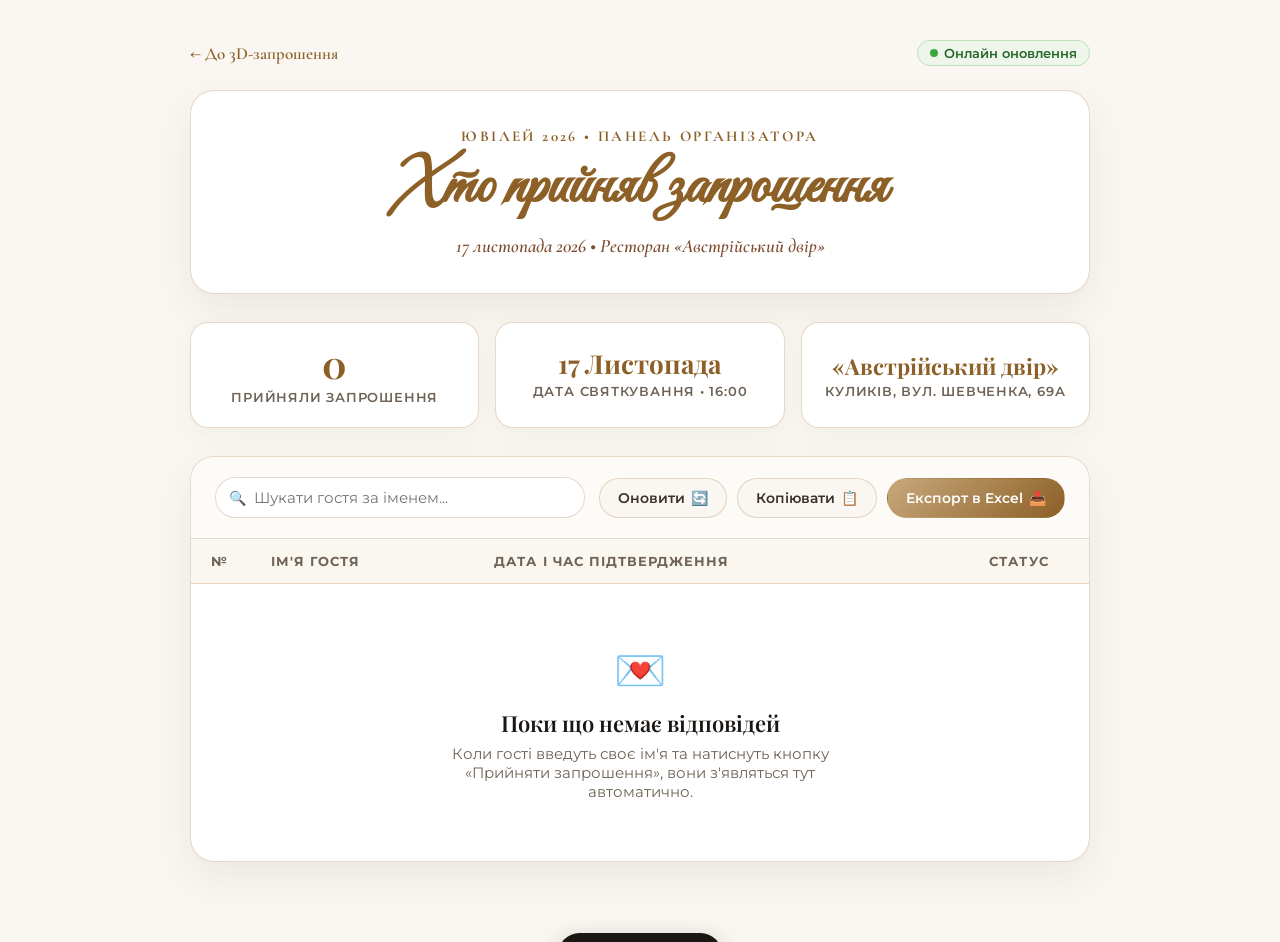
<file: invites/index.html>
<!DOCTYPE html>
<html lang="uk">
<head>
  <meta charset="UTF-8">
  <meta name="viewport" content="width=device-width, initial-scale=1.0">
  <title>Список гостей • Ювілей 2026 🥂</title>
  <link rel="icon" href="data:image/svg+xml,<svg xmlns='http://www.w3.org/2000/svg' viewBox='0 0 100 100'><text y='.9em' font-size='90'>📋</text></svg>">

  <!-- Typography -->
  <link rel="preconnect" href="https://fonts.googleapis.com">
  <link rel="preconnect" href="https://fonts.gstatic.com" crossorigin>
  <link href="https://fonts.googleapis.com/css2?family=Cormorant+Garamond:ital,wght@0,400;0,600;1,400;1,600&family=Great+Vibes&family=Montserrat:wght@400;500;600;700&family=Playfair+Display:ital,wght@0,500;0,700;1,500&display=swap" rel="stylesheet">

  <style>
    :root {
      --color-warm-bg: #faf7f2;
      --color-card-bg: #ffffff;
      --color-gold: #c8a87c;
      --color-gold-dark: #8c6027;
      --color-rose-deep: #7e4d30;
      --color-text: #1a1613;
      --color-text-soft: #383029;
      --color-text-muted: #6e6356;
      --color-border: rgba(185, 145, 95, 0.35);
      --font-script: 'Great Vibes', cursive;
      --font-serif: 'Cormorant Garamond', Georgia, serif;
      --font-display: 'Playfair Display', serif;
      --font-sans: 'Montserrat', Arial, sans-serif;
    }

    * {
      margin: 0;
      padding: 0;
      box-sizing: border-box;
    }

    body {
      background-color: var(--color-warm-bg);
      color: var(--color-text);
      font-family: var(--font-sans);
      min-height: 100vh;
      padding: 40px 20px 80px;
      -webkit-font-smoothing: antialiased;
    }

    .container {
      max-width: 900px;
      margin: 0 auto;
    }

    /* Top Nav / Back */
    .top-bar {
      display: flex;
      justify-content: space-between;
      align-items: center;
      margin-bottom: 24px;
    }

    .back-link {
      display: inline-flex;
      align-items: center;
      gap: 6px;
      color: var(--color-gold-dark);
      font-family: var(--font-serif);
      font-size: 17px;
      font-weight: 600;
      text-decoration: none;
      transition: all 0.2s;
    }

    .back-link:hover {
      transform: translateX(-3px);
      color: var(--color-text);
    }

    .live-badge {
      display: inline-flex;
      align-items: center;
      gap: 6px;
      background: #eef6ec;
      color: #276729;
      border: 1px solid #bce1b9;
      padding: 4px 12px;
      border-radius: 100px;
      font-size: 13px;
      font-weight: 600;
    }

    .live-dot {
      width: 8px;
      height: 8px;
      background: #39a83d;
      border-radius: 50%;
      animation: pulse 1.8s infinite;
    }

    @keyframes pulse {
      0%, 100% { opacity: 1; transform: scale(1); }
      50% { opacity: 0.4; transform: scale(0.8); }
    }

    /* Main Header Card */
    .header-card {
      background: var(--color-card-bg);
      border-radius: 24px;
      padding: 36px 30px;
      border: 1.5px solid var(--color-border);
      box-shadow: 0 16px 40px rgba(70, 50, 30, 0.08);
      text-align: center;
      margin-bottom: 28px;
    }

    .header-eyebrow {
      font-family: var(--font-serif);
      font-size: 15px;
      text-transform: uppercase;
      letter-spacing: 0.16em;
      color: var(--color-gold-dark);
      font-weight: 700;
      margin-bottom: 8px;
    }

    .header-title {
      font-family: var(--font-script);
      font-size: clamp(42px, 7vw, 62px);
      color: var(--color-gold-dark);
      line-height: 1.15;
      margin-bottom: 10px;
    }

    .header-desc {
      font-family: var(--font-serif);
      font-size: 19px;
      font-style: italic;
      color: var(--color-rose-deep);
      font-weight: 600;
    }

    /* Stats Grid */
    .stats-grid {
      display: grid;
      grid-template-columns: repeat(auto-fit, minmax(220px, 1fr));
      gap: 16px;
      margin-bottom: 28px;
    }

    .stat-card {
      background: var(--color-card-bg);
      border-radius: 18px;
      padding: 22px 20px;
      border: 1.5px solid var(--color-border);
      box-shadow: 0 8px 24px rgba(70, 50, 30, 0.05);
      text-align: center;
    }

    .stat-val {
      font-family: var(--font-display);
      font-size: 38px;
      font-weight: 700;
      color: var(--color-gold-dark);
      line-height: 1;
      margin-bottom: 6px;
    }

    .stat-lbl {
      font-size: 13px;
      font-weight: 600;
      text-transform: uppercase;
      letter-spacing: 0.06em;
      color: var(--color-text-muted);
    }

    /* Table Card */
    .table-card {
      background: var(--color-card-bg);
      border-radius: 24px;
      border: 1.5px solid var(--color-border);
      box-shadow: 0 16px 40px rgba(70, 50, 30, 0.08);
      overflow: hidden;
    }

    /* Toolbar */
    .toolbar {
      padding: 20px 24px;
      display: flex;
      flex-wrap: wrap;
      justify-content: space-between;
      align-items: center;
      gap: 14px;
      border-bottom: 1.5px solid var(--color-border);
      background: #fdfbf8;
    }

    .search-box {
      flex: 1;
      min-width: 240px;
      position: relative;
    }

    .search-input {
      width: 100%;
      padding: 10px 16px 10px 38px;
      border-radius: 100px;
      border: 1.5px solid var(--color-border);
      background: #ffffff;
      font-family: var(--font-sans);
      font-size: 15px;
      color: var(--color-text);
      outline: none;
      transition: all 0.2s;
    }

    .search-input:focus {
      border-color: var(--color-gold-dark);
      box-shadow: 0 0 0 3px rgba(200, 168, 124, 0.2);
    }

    .search-icon {
      position: absolute;
      left: 14px;
      top: 50%;
      transform: translateY(-50%);
      color: var(--color-text-muted);
      font-size: 14px;
    }

    .btn-group {
      display: flex;
      gap: 10px;
      flex-wrap: wrap;
    }

    .action-btn {
      display: inline-flex;
      align-items: center;
      gap: 6px;
      padding: 10px 18px;
      border-radius: 100px;
      background: #faf7f2;
      border: 1.5px solid var(--color-border);
      color: var(--color-text-soft);
      font-family: var(--font-sans);
      font-size: 14px;
      font-weight: 600;
      cursor: pointer;
      transition: all 0.2s;
    }

    .action-btn:hover {
      background: #f0e6d6;
      color: var(--color-text);
      border-color: var(--color-gold-dark);
    }

    .action-btn.primary {
      background: linear-gradient(135deg, var(--color-gold), var(--color-gold-dark));
      color: #ffffff;
      border-color: transparent;
    }

    .action-btn.primary:hover {
      background: linear-gradient(135deg, #dfc8a5, #7a4f1a);
    }

    /* Table */
    .table-wrap {
      width: 100%;
      overflow-x: auto;
    }

    table {
      width: 100%;
      border-collapse: collapse;
      text-align: left;
    }

    th {
      background: #faf6f0;
      padding: 14px 20px;
      font-size: 13px;
      font-weight: 700;
      text-transform: uppercase;
      letter-spacing: 0.08em;
      color: var(--color-text-muted);
      border-bottom: 1.5px solid var(--color-border);
    }

    td {
      padding: 16px 20px;
      border-bottom: 1px solid rgba(185, 145, 95, 0.18);
      font-size: 15px;
      color: var(--color-text);
      font-weight: 500;
    }

    tr:last-child td {
      border-bottom: none;
    }

    tr:hover td {
      background: #fdfaf6;
    }

    .guest-name {
      font-weight: 700;
      font-size: 16px;
      color: var(--color-text);
    }

    .guest-num {
      width: 50px;
      font-family: var(--font-display);
      font-weight: 700;
      color: var(--color-gold-dark);
      font-size: 16px;
    }

    .guest-date {
      color: var(--color-text-muted);
      font-size: 14px;
    }

    .status-badge {
      display: inline-flex;
      align-items: center;
      gap: 5px;
      background: #edf7ec;
      color: #2e7d32;
      border: 1px solid #c8e6c9;
      padding: 4px 10px;
      border-radius: 100px;
      font-size: 13px;
      font-weight: 600;
    }

    /* Empty / Loading State */
    .state-box {
      padding: 60px 20px;
      text-align: center;
      color: var(--color-text-muted);
    }

    .state-icon {
      font-size: 42px;
      margin-bottom: 12px;
    }

    .state-title {
      font-family: var(--font-display);
      font-size: 22px;
      font-weight: 600;
      color: var(--color-text);
      margin-bottom: 6px;
    }

    .state-desc {
      font-size: 15px;
      max-width: 440px;
      margin: 0 auto;
    }

    /* Toast notification */
    .toast {
      position: fixed;
      bottom: 24px;
      left: 50%;
      transform: translateX(-50%) translateY(100px);
      background: var(--color-text);
      color: #fff;
      padding: 12px 24px;
      border-radius: 100px;
      font-size: 15px;
      font-weight: 600;
      box-shadow: 0 8px 24px rgba(0,0,0,0.25);
      transition: transform 0.3s ease;
      z-index: 100;
      pointer-events: none;
    }

    .toast.show {
      transform: translateX(-50%) translateY(0);
    }

    @media (max-width: 600px) {
      body {
        padding: 20px 12px 60px;
      }
      .header-card {
        padding: 24px 18px;
      }
      .toolbar {
        padding: 16px 14px;
      }
      th, td {
        padding: 12px 14px;
      }
    }
  </style>
</head>
<body>

  <div class="container">

    <!-- Top Navigation -->
    <div class="top-bar">
      <a href="../" class="back-link">← До 3D-запрошення</a>
      <div class="live-badge">
        <span class="live-dot"></span>
        <span>Онлайн оновлення</span>
      </div>
    </div>

    <!-- Header Card -->
    <header class="header-card">
      <div class="header-eyebrow">Ювілей 2026 • Панель організатора</div>
      <h1 class="header-title">Хто прийняв запрошення</h1>
      <p class="header-desc">17 листопада 2026 • Ресторан «Австрійський двір»</p>
    </header>

    <!-- Stats Grid -->
    <div class="stats-grid">
      <div class="stat-card">
        <div class="stat-val" id="statTotal">--</div>
        <div class="stat-lbl">Прийняли запрошення</div>
      </div>
      <div class="stat-card">
        <div class="stat-val" style="font-size:26px; padding-top:6px;">17 Листопада</div>
        <div class="stat-lbl">Дата святкування • 16:00</div>
      </div>
      <div class="stat-card">
        <div class="stat-val" style="font-size:22px; padding-top:10px;">«Австрійський двір»</div>
        <div class="stat-lbl">Куликів, вул. Шевченка, 69а</div>
      </div>
    </div>

    <!-- Table Card -->
    <main class="table-card">
      <!-- Toolbar -->
      <div class="toolbar">
        <div class="search-box">
          <span class="search-icon">🔍</span>
          <input type="text" id="searchInput" class="search-input" placeholder="Шукати гостя за іменем..." oninput="filterGuests()">
        </div>
        <div class="btn-group">
          <button class="action-btn" onclick="fetchGuests(true)">
            <span>Оновити</span> 🔄
          </button>
          <button class="action-btn" onclick="copyGuestList()">
            <span>Копіювати</span> 📋
          </button>
          <button class="action-btn primary" onclick="exportToCsv()">
            <span>Експорт в Excel</span> 📥
          </button>
        </div>
      </div>

      <!-- Guests Table -->
      <div class="table-wrap">
        <table id="guestsTable">
          <thead>
            <tr>
              <th style="width: 60px;">№</th>
              <th>Ім'я гостя</th>
              <th>Дата і час підтвердження</th>
              <th style="width: 140px; text-align: center;">Статус</th>
            </tr>
          </thead>
          <tbody id="guestsTbody">
            <!-- Dynamically populated -->
          </tbody>
        </table>

        <!-- Loading State -->
        <div id="loadingState" class="state-box">
          <div class="state-icon">⏳</div>
          <div class="state-title">Завантаження відповідей...</div>
          <div class="state-desc">Підключаємось до бази даних запрошень.</div>
        </div>

        <!-- Empty State -->
        <div id="emptyState" class="state-box" style="display: none;">
          <div class="state-icon">💌</div>
          <div class="state-title">Поки що немає відповідей</div>
          <div class="state-desc">Коли гості введуть своє ім'я та натиснуть кнопку «Прийняти запрошення», вони з'являться тут автоматично.</div>
        </div>
      </div>
    </main>

  </div>

  <div class="toast" id="toast">Повідомлення</div>

  <script>
    const KVDB_BUCKET = "J4wPbjxCGpL4zyN8NtsRiQ";
    let allGuests = [];

    function showToast(msg) {
      const toast = document.getElementById("toast");
      toast.textContent = msg;
      toast.classList.add("show");
      setTimeout(() => toast.classList.remove("show"), 2800);
    }

    async function fetchGuests(manual = false) {
      const loadingState = document.getElementById("loadingState");
      const emptyState = document.getElementById("emptyState");
      const tbody = document.getElementById("guestsTbody");
      const statTotal = document.getElementById("statTotal");

      if (manual) {
        showToast("Оновлення списку...");
      }

      try {
        const res = await fetch(`https://kvdb.io/${KVDB_BUCKET}/?prefix=rsvp_&values=true`, { cache: "no-store" });
        if (!res.ok) throw new Error("Помилка завантаження");
        const text = await res.text();

        const guests = [];
        const lines = text.split("\n");

        for (const line of lines) {
          if (!line.trim()) continue;
          const eqIdx = line.indexOf("=");
          if (eqIdx === -1) continue;
          const rawVal = line.substring(eqIdx + 1);
          try {
            const data = JSON.parse(rawVal);
            if (data && data.name) {
              guests.push(data);
            }
          } catch (e) {
            // Ignore corrupted rows
          }
        }

        // Sort descending by timestamp
        guests.sort((a, b) => (b.timestamp || 0) - (a.timestamp || 0));
        allGuests = guests;

        // Backup to localStorage
        try {
          localStorage.setItem("oks_cached_guests", JSON.stringify(guests));
        } catch(e) {}

        renderGuests(allGuests);
        if (manual) showToast(`Оновлено! Всього: ${guests.length}`);
      } catch (err) {
        console.warn("Could not fetch from remote KV, reading local backup:", err);
        const cached = localStorage.getItem("oks_cached_guests");
        if (cached) {
          allGuests = JSON.parse(cached);
          renderGuests(allGuests);
          showToast("Завантажено з резервної пам'яті");
        } else {
          loadingState.style.display = "none";
          emptyState.style.display = "block";
          statTotal.textContent = "0";
        }
      }
    }

    function renderGuests(list) {
      const loadingState = document.getElementById("loadingState");
      const emptyState = document.getElementById("emptyState");
      const tbody = document.getElementById("guestsTbody");
      const statTotal = document.getElementById("statTotal");

      loadingState.style.display = "none";
      statTotal.textContent = allGuests.length;

      if (!list || list.length === 0) {
        tbody.innerHTML = "";
        emptyState.style.display = "block";
        return;
      }

      emptyState.style.display = "none";
      tbody.innerHTML = list.map((g, idx) => `
        <tr>
          <td class="guest-num">${idx + 1}</td>
          <td><span class="guest-name">${escapeHtml(g.name)}</span></td>
          <td class="guest-date">${escapeHtml(g.date || "Нещодавно")}</td>
          <td style="text-align: center;">
            <span class="status-badge">Прийнято ✨</span>
          </td>
        </tr>
      `).join("");
    }

    function filterGuests() {
      const query = document.getElementById("searchInput").value.toLowerCase().trim();
      if (!query) {
        renderGuests(allGuests);
        return;
      }
      const filtered = allGuests.filter(g => (g.name || "").toLowerCase().includes(query));
      renderGuests(filtered);
    }

    function copyGuestList() {
      if (!allGuests || allGuests.length === 0) {
        showToast("Список порожній");
        return;
      }
      const text = allGuests.map((g, i) => `${i + 1}. ${g.name} (${g.date || ""})`).join("\n");
      navigator.clipboard.writeText(text).then(() => {
        showToast("Список скопійовано в буфер! 📋");
      }).catch(() => {
        showToast("Помилка копіювання");
      });
    }

    function exportToCsv() {
      if (!allGuests || allGuests.length === 0) {
        showToast("Немає даних для експорту");
        return;
      }
      let csv = "\uFEFF№;Ім'я гостя;Дата підтвердження;Статус\n";
      allGuests.forEach((g, i) => {
        csv += `${i + 1};"${(g.name || "").replace(/"/g, '""')}";"${g.date || ""}";Прийнято\n`;
      });
      const blob = new Blob([csv], { type: "text/csv;charset=utf-8;" });
      const url = URL.createObjectURL(blob);
      const a = document.createElement("a");
      a.href = url;
      a.download = `spysok_hostei_yuviley_${new Date().toISOString().split("T")[0]}.csv`;
      document.body.appendChild(a);
      a.click();
      document.body.removeChild(a);
      URL.revokeObjectURL(url);
      showToast("Файл Excel (CSV) завантажено! 📥");
    }

    function escapeHtml(str) {
      if (!str) return "";
      return String(str)
        .replace(/&/g, "&amp;")
        .replace(/</g, "&lt;")
        .replace(/>/g, "&gt;")
        .replace(/"/g, "&quot;")
        .replace(/'/g, "&#039;");
    }

    // Initial load + polling every 20 seconds
    fetchGuests();
    setInterval(() => fetchGuests(false), 20000);
  </script>
</body>
</html>
</file>
